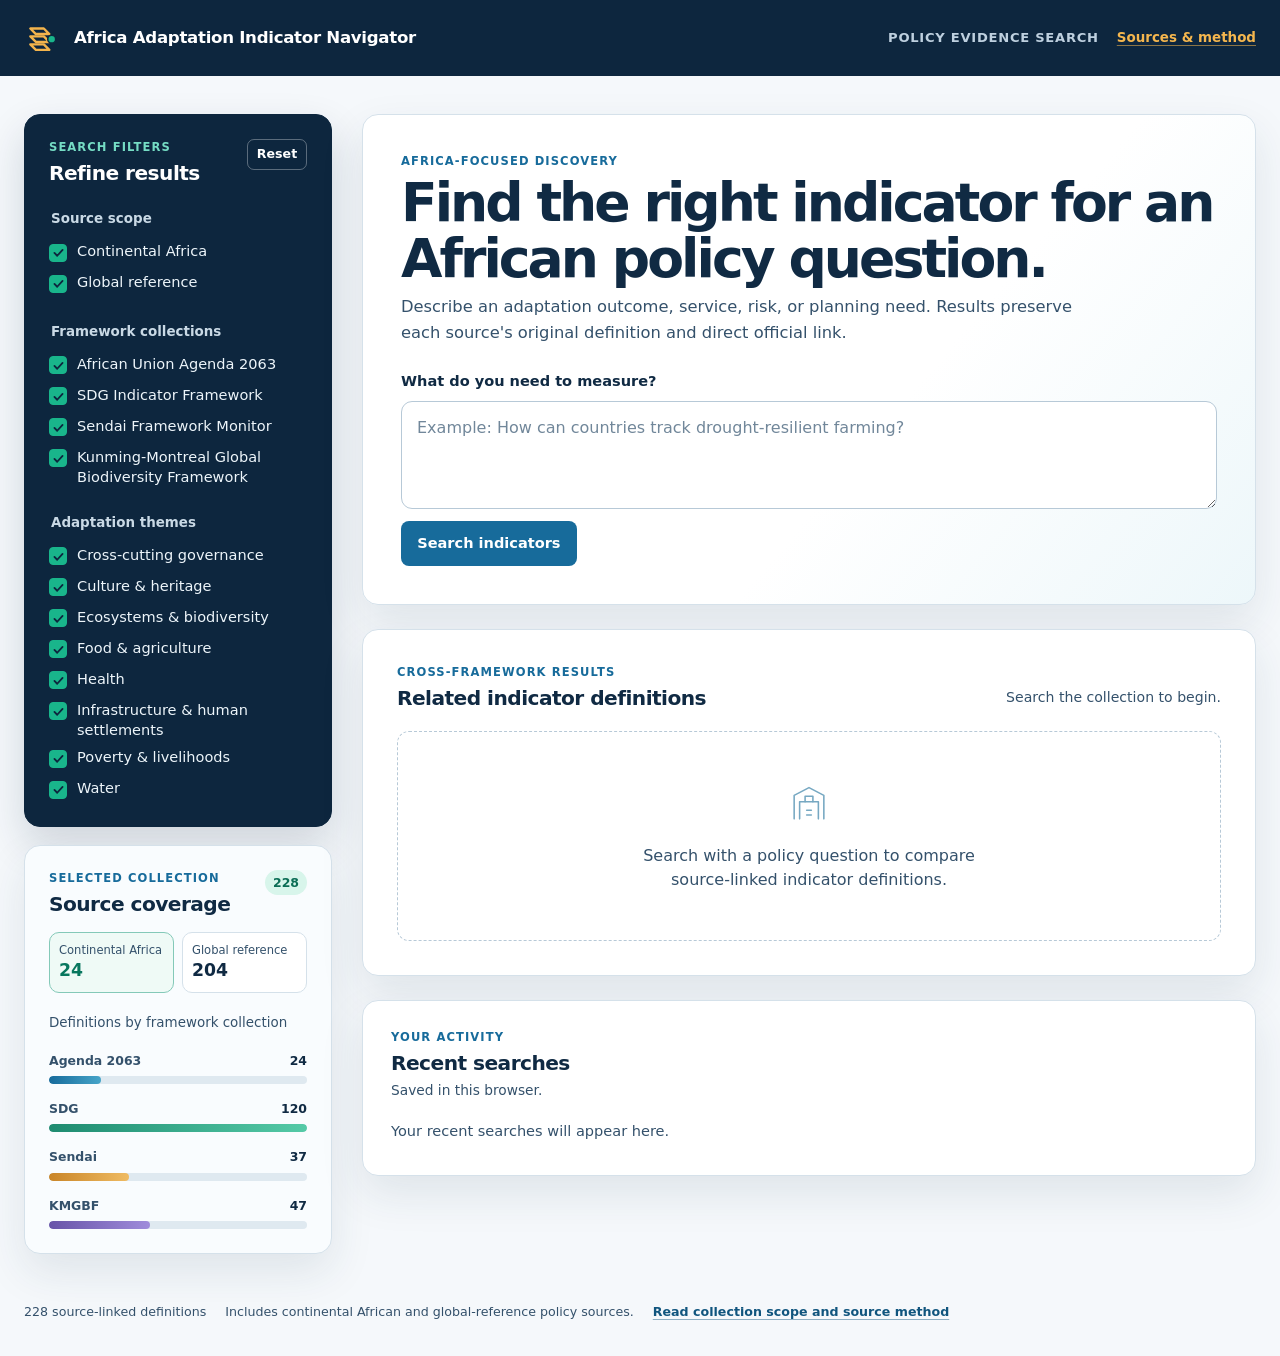
<file: index.html>
<!doctype html>
<html lang="en">
  <head>
    <meta charset="UTF-8" />
    <meta name="viewport" content="width=device-width, initial-scale=1.0" />
    <meta
      name="description"
      content="Semantic discovery of source-linked climate-adaptation indicators for African policy contexts."
    />
    <meta name="theme-color" content="#08283a" />
    <title>Africa Adaptation Indicator Navigator</title>
    <link rel="icon" type="image/svg+xml" href="./favicon.svg" />
    <link rel="stylesheet" href="./styles.css" />
  </head>
  <body>
    <header class="site-header">
      <a class="brand" href="./" aria-label="Africa Adaptation Indicator Navigator home">
        <svg class="brand-mark" viewBox="0 0 48 48" aria-hidden="true">
          <path d="M8 12h17l7 7H15z" />
          <path d="M8 22h17l7 7H15z" />
          <path d="M8 32h17l7 7H15z" />
          <circle cx="35" cy="25.5" r="5" />
        </svg>
        <span>Africa Adaptation Indicator Navigator</span>
      </a>
      <nav class="header-nav" aria-label="Primary navigation">
        <span class="header-label">Policy evidence search</span>
        <a href="./about.html">Sources &amp; method</a>
      </nav>
    </header>

    <main class="workspace">
      <aside class="sidebar" aria-label="Search filters and collection overview">
        <section class="side-card filter-card" aria-labelledby="filters-title">
          <div class="panel-heading">
            <div>
              <p class="section-kicker">Search filters</p>
              <h2 id="filters-title">Refine results</h2>
            </div>
            <button id="clear-filters" class="quiet-button" type="button">Reset</button>
          </div>

          <fieldset>
            <legend>Source scope</legend>
            <div id="scope-filters" class="filter-options"></div>
          </fieldset>

          <fieldset>
            <legend>Framework collections</legend>
            <div id="framework-filters" class="filter-options"></div>
          </fieldset>

          <fieldset>
            <legend>Adaptation themes</legend>
            <div id="theme-filters" class="filter-options"></div>
          </fieldset>
        </section>

        <section class="side-card overview-card" aria-labelledby="overview-title">
          <div class="panel-heading compact-heading">
            <div>
              <p class="section-kicker">Selected collection</p>
              <h2 id="overview-title">Source coverage</h2>
            </div>
            <span id="overview-total" class="overview-total"></span>
          </div>
          <div id="scope-summary" class="scope-summary" aria-live="polite"></div>
          <p class="overview-caption">Definitions by framework collection</p>
          <div id="framework-chart" class="framework-chart" role="img" aria-label="Indicator counts by framework collection"></div>
        </section>
      </aside>

      <section class="content-column">
        <section class="search-card" aria-labelledby="page-title">
          <div class="search-copy">
            <p class="section-kicker">Africa-focused discovery</p>
            <h1 id="page-title">Find the right indicator for an African policy question.</h1>
            <p>Describe an adaptation outcome, service, risk, or planning need. Results preserve each source's original definition and direct official link.</p>
          </div>

          <form id="search-form" class="search-form">
            <label for="query">What do you need to measure?</label>
            <textarea
              id="query"
              name="query"
              rows="3"
              placeholder="Example: How can countries track drought-resilient farming?"
              required
            ></textarea>
            <div class="search-actions">
              <button id="search-button" class="primary-button" type="submit">Search indicators</button>
              <p id="status" class="status" role="status" aria-live="polite"></p>
            </div>
          </form>
        </section>

        <section id="results-section" class="results-panel" aria-live="polite" aria-labelledby="results-title">
          <div class="results-heading">
            <div>
              <p class="section-kicker">Cross-framework results</p>
              <h2 id="results-title">Related indicator definitions</h2>
            </div>
            <p id="result-count" class="result-count">Search the collection to begin.</p>
          </div>
          <div id="results" class="results-list"></div>
          <div id="empty-state" class="empty-state">
            <svg viewBox="0 0 64 64" aria-hidden="true">
              <path d="M13 51V21l19-10 19 10v30" />
              <path d="M20 51V29h24v22" />
              <path d="M27 29v-7h10v7" />
              <path d="M29 40h6M29 46h6" />
            </svg>
            <p>Search with a policy question to compare source-linked indicator definitions.</p>
          </div>
        </section>

        <section class="history-panel" aria-labelledby="history-title">
          <div class="history-heading">
            <div>
              <p class="section-kicker">Your activity</p>
              <h2 id="history-title">Recent searches</h2>
            </div>
            <button id="clear-history" class="quiet-button history-clear" type="button" hidden>Clear history</button>
          </div>
          <p class="history-note">Saved in this browser.</p>
          <div id="search-history" class="history-list" aria-live="polite"></div>
        </section>
      </section>
    </main>

    <footer class="site-footer">
      <span id="corpus-count"></span>
      <span>Includes continental African and global-reference policy sources.</span>
      <a href="./about.html">Read collection scope and source method</a>
    </footer>

    <script type="module" src="./app.js"></script>
  </body>
</html>
</file>
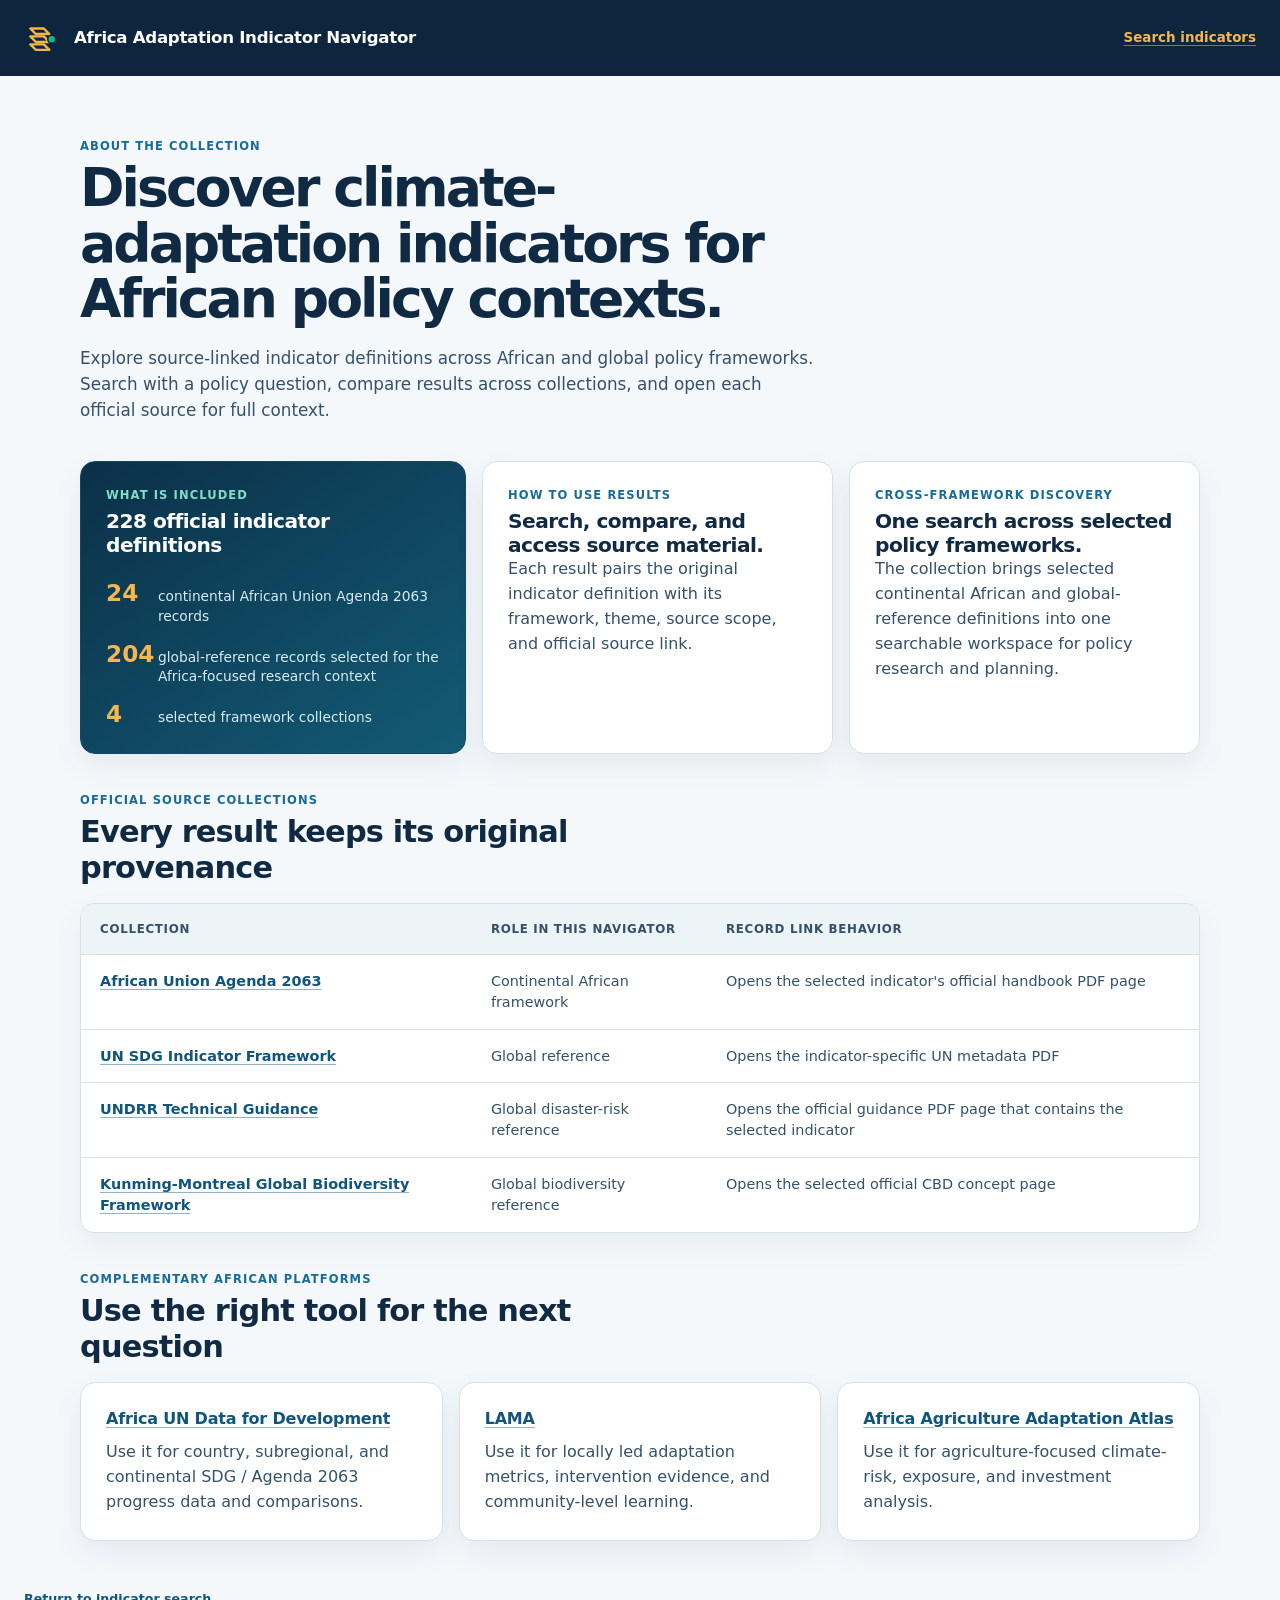
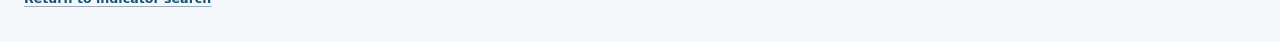
<file: about.html>
<!doctype html>
<html lang="en">
  <head>
    <meta charset="UTF-8" />
    <meta name="viewport" content="width=device-width, initial-scale=1.0" />
    <meta name="description" content="Source scope and method for the Africa Adaptation Indicator Navigator." />
    <meta name="theme-color" content="#08283a" />
    <title>Sources &amp; Method | Africa Adaptation Indicator Navigator</title>
    <link rel="icon" type="image/svg+xml" href="./favicon.svg" />
    <link rel="stylesheet" href="./styles.css" />
  </head>
  <body>
    <header class="site-header">
      <a class="brand" href="./" aria-label="Africa Adaptation Indicator Navigator home">
        <svg class="brand-mark" viewBox="0 0 48 48" aria-hidden="true">
          <path d="M8 12h17l7 7H15z" />
          <path d="M8 22h17l7 7H15z" />
          <path d="M8 32h17l7 7H15z" />
          <circle cx="35" cy="25.5" r="5" />
        </svg>
        <span>Africa Adaptation Indicator Navigator</span>
      </a>
      <nav class="header-nav" aria-label="Primary navigation">
        <a href="./">Search indicators</a>
      </nav>
    </header>

    <main class="about-page">
      <section class="about-intro" aria-labelledby="about-title">
        <p class="section-kicker">About the collection</p>
        <h1 id="about-title">Discover climate-adaptation indicators for African policy contexts.</h1>
        <p>Explore source-linked indicator definitions across African and global policy frameworks. Search with a policy question, compare results across collections, and open each official source for full context.</p>
      </section>

      <section class="about-grid" aria-label="Collection details">
        <article class="about-card about-card-emphasis">
          <p class="section-kicker">What is included</p>
          <h2>228 official indicator definitions</h2>
          <dl class="fact-list">
            <div><dt>24</dt><dd>continental African Union Agenda 2063 records</dd></div>
            <div><dt>204</dt><dd>global-reference records selected for the Africa-focused research context</dd></div>
            <div><dt>4</dt><dd>selected framework collections</dd></div>
          </dl>
        </article>

        <article class="about-card">
          <p class="section-kicker">How to use results</p>
          <h2>Search, compare, and access source material.</h2>
          <p>Each result pairs the original indicator definition with its framework, theme, source scope, and official source link.</p>
        </article>

        <article class="about-card">
          <p class="section-kicker">Cross-framework discovery</p>
          <h2>One search across selected policy frameworks.</h2>
          <p>The collection brings selected continental African and global-reference definitions into one searchable workspace for policy research and planning.</p>
        </article>
      </section>

      <section class="source-section" aria-labelledby="sources-title">
        <div class="source-section-heading">
          <div>
            <p class="section-kicker">Official source collections</p>
            <h2 id="sources-title">Every result keeps its original provenance</h2>
          </div>
        </div>
        <div class="source-table-wrap">
          <table class="source-table">
            <thead><tr><th>Collection</th><th>Role in this navigator</th><th>Record link behavior</th></tr></thead>
            <tbody>
              <tr><td><a href="https://au.int/sites/default/files/newsevents/workingdocuments/33090-wd-13.1_agenda_2063_draft_indicator_handbook.pdf" target="_blank" rel="noopener noreferrer">African Union Agenda 2063</a></td><td>Continental African framework</td><td>Opens the selected indicator's official handbook PDF page</td></tr>
              <tr><td><a href="https://unstats.un.org/sdgs/indicators/en/" target="_blank" rel="noopener noreferrer">UN SDG Indicator Framework</a></td><td>Global reference</td><td>Opens the indicator-specific UN metadata PDF</td></tr>
              <tr><td><a href="https://globalplatform.undrr.org/2022/sites/default/files/2022-02/Technical%20Guidance%20for%20Monitoring%20and%20Reporting%20on%20Progress%20in%20Achieving%20the%20Global%20Targets%20of%20the%20Sendai%20Framework%20for%20Disaster%20Risk%20Reduction.pdf" target="_blank" rel="noopener noreferrer">UNDRR Technical Guidance</a></td><td>Global disaster-risk reference</td><td>Opens the official guidance PDF page that contains the selected indicator</td></tr>
              <tr><td><a href="https://metadata.cbd.int/kmgbf/en/" target="_blank" rel="noopener noreferrer">Kunming-Montreal Global Biodiversity Framework</a></td><td>Global biodiversity reference</td><td>Opens the selected official CBD concept page</td></tr>
            </tbody>
          </table>
        </div>
      </section>

      <section class="source-section" aria-labelledby="complement-title">
        <div class="source-section-heading">
          <div>
            <p class="section-kicker">Complementary African platforms</p>
            <h2 id="complement-title">Use the right tool for the next question</h2>
          </div>
        </div>
        <div class="complement-grid">
          <article class="complement-card"><h3><a href="https://ecastats.uneca.org/africaundata" target="_blank" rel="noopener noreferrer">Africa UN Data for Development</a></h3><p>Use it for country, subregional, and continental SDG / Agenda 2063 progress data and comparisons.</p></article>
          <article class="complement-card"><h3><a href="https://lama-arin-africa.org/" target="_blank" rel="noopener noreferrer">LAMA</a></h3><p>Use it for locally led adaptation metrics, intervention evidence, and community-level learning.</p></article>
          <article class="complement-card"><h3><a href="https://adaptationatlas.cgiar.org/" target="_blank" rel="noopener noreferrer">Africa Agriculture Adaptation Atlas</a></h3><p>Use it for agriculture-focused climate-risk, exposure, and investment analysis.</p></article>
        </div>
      </section>
    </main>

    <footer class="site-footer about-footer">
      <a href="./">Return to indicator search</a>
    </footer>
  </body>
</html>
</file>
<file: styles.css>
:root {
  --ink: #102a43;
  --ink-soft: #34516b;
  --navy: #0d263e;
  --navy-deep: #071a2b;
  --paper: #f5f8fb;
  --surface: #ffffff;
  --surface-muted: #eef4f8;
  --line: #d5e1ea;
  --line-strong: #b7c9d7;
  --blue: #176b9b;
  --blue-dark: #10557e;
  --mint: #19b58b;
  --mint-light: #d8f5eb;
  --gold: #e8a33c;
  --danger: #ae3d3d;
  --shadow: 0 18px 44px rgba(25, 56, 80, 0.1);
  font-family: Inter, ui-sans-serif, system-ui, -apple-system, BlinkMacSystemFont, "Segoe UI", sans-serif;
}

* { box-sizing: border-box; }

html { background: var(--paper); }

body {
  min-width: 320px;
  margin: 0;
  background: var(--paper);
  color: var(--ink);
  font-size: 16px;
  line-height: 1.55;
}

button, textarea { font: inherit; }

button:focus-visible, textarea:focus-visible, a:focus-visible, input:focus-visible {
  outline: 3px solid #56b8ed;
  outline-offset: 3px;
}

.site-header {
  min-height: 76px;
  padding: 0 max(24px, calc((100vw - 1280px) / 2));
  display: flex;
  align-items: center;
  justify-content: space-between;
  gap: 24px;
  background: var(--navy);
  color: #ffffff;
}

.brand {
  display: inline-flex;
  align-items: center;
  gap: 12px;
  color: inherit;
  font-size: 1.04rem;
  font-weight: 760;
  letter-spacing: -0.018em;
  text-decoration: none;
}

.brand-mark {
  width: 38px;
  height: 38px;
  flex: 0 0 38px;
  overflow: visible;
}

.brand-mark path {
  fill: none;
  stroke: #f3b44c;
  stroke-linecap: round;
  stroke-linejoin: round;
  stroke-width: 3;
}

.brand-mark circle {
  fill: var(--mint);
  stroke: var(--navy);
  stroke-width: 2;
}

.header-label {
  color: #bed0df;
  font-size: 0.82rem;
  font-weight: 700;
  letter-spacing: 0.055em;
  text-transform: uppercase;
}

.workspace {
  width: min(1280px, calc(100% - 48px));
  margin: 0 auto;
  padding: 38px 0 48px;
  display: grid;
  grid-template-columns: minmax(270px, 308px) minmax(0, 1fr);
  gap: 30px;
  align-items: start;
}

.sidebar { display: grid; gap: 18px; }

.side-card, .search-card, .results-panel, .history-panel {
  border: 1px solid var(--line);
  border-radius: 16px;
  background: var(--surface);
  box-shadow: var(--shadow);
}

.side-card { padding: 24px; }

.filter-card {
  border-color: var(--navy);
  background: var(--navy);
  color: #ffffff;
  box-shadow: 0 18px 42px rgba(13, 38, 62, 0.16);
}

.panel-heading {
  display: flex;
  align-items: flex-start;
  justify-content: space-between;
  gap: 12px;
  margin-bottom: 24px;
}

.compact-heading { margin-bottom: 6px; }

.section-kicker {
  margin: 0 0 4px;
  color: var(--blue);
  font-size: 0.72rem;
  font-weight: 780;
  letter-spacing: 0.095em;
  text-transform: uppercase;
}

.filter-card .section-kicker { color: #75dcc4; }

h1, h2, h3, p { margin-top: 0; }

h1 {
  margin-bottom: 8px;
  font-size: clamp(2.1rem, 5vw, 3.35rem);
  line-height: 1.04;
  letter-spacing: -0.055em;
}

h2 {
  margin-bottom: 0;
  font-size: 1.26rem;
  line-height: 1.2;
  letter-spacing: -0.027em;
}

h3 {
  margin-bottom: 12px;
  font-size: 1.1rem;
  line-height: 1.4;
  letter-spacing: -0.012em;
}

.quiet-button {
  border: 1px solid rgba(255, 255, 255, 0.32);
  border-radius: 7px;
  padding: 0.28rem 0.55rem;
  background: transparent;
  color: #ffffff;
  font-size: 0.79rem;
  font-weight: 700;
  cursor: pointer;
}

.quiet-button:hover { background: rgba(255, 255, 255, 0.12); }

fieldset { min-width: 0; margin: 0 0 26px; padding: 0; border: 0; }
fieldset:last-child { margin-bottom: 0; }

legend {
  margin-bottom: 11px;
  color: #c9d9e5;
  font-size: 0.84rem;
  font-weight: 760;
}

.filter-options { display: grid; gap: 7px; }

.filter-option {
  display: grid;
  grid-template-columns: 18px minmax(0, 1fr);
  column-gap: 10px;
  align-items: start;
  min-height: 24px;
  color: #edf5fa;
  cursor: pointer;
  font-size: 0.91rem;
  line-height: 1.38;
}

.filter-option input {
  appearance: none;
  inline-size: 18px;
  block-size: 18px;
  margin: 0.17rem 0 0;
  flex: 0 0 18px;
  border: 1.5px solid #8ea9bc;
  border-radius: 4px;
  background: #0a1d30;
  cursor: pointer;
}

.filter-option input:checked {
  border-color: var(--mint);
  background-color: var(--mint);
  background-image: url("data:image/svg+xml,%3Csvg xmlns='http://www.w3.org/2000/svg' viewBox='0 0 16 16'%3E%3Cpath d='M3 8.5 6.4 12 13 4.8' fill='none' stroke='%230d263e' stroke-linecap='round' stroke-linejoin='round' stroke-width='2.25'/%3E%3C/svg%3E");
  background-position: center;
  background-repeat: no-repeat;
  background-size: 13px 13px;
}

.filter-option:hover span { color: #ffffff; }

.overview-card { background: #f9fcfe; }
.overview-total {
  min-width: 2.5rem;
  border-radius: 999px;
  padding: 0.18rem 0.5rem;
  background: var(--mint-light);
  color: #0b6d55;
  font-size: 0.78rem;
  font-weight: 800;
  text-align: center;
}
.overview-caption { margin: 0 0 17px; color: var(--ink-soft); font-size: 0.84rem; }
.framework-chart { display: grid; gap: 15px; }
.chart-row { display: grid; gap: 6px; }
.chart-label { display: flex; justify-content: space-between; gap: 12px; color: var(--ink-soft); font-size: 0.78rem; font-weight: 700; }
.chart-label span:last-child { color: var(--ink); font-variant-numeric: tabular-nums; }
.chart-track { height: 8px; overflow: hidden; border-radius: 999px; background: #dfe9f0; }
.chart-fill { width: var(--chart-width); height: 100%; border-radius: inherit; background: linear-gradient(90deg, var(--blue), #47a5c9); }
.chart-row:nth-child(2) .chart-fill { background: linear-gradient(90deg, #1e8b70, #55caa7); }
.chart-row:nth-child(3) .chart-fill { background: linear-gradient(90deg, #c98528, #efbb63); }
.chart-empty { margin: 0; color: var(--ink-soft); font-size: 0.86rem; }

.content-column { min-width: 0; display: grid; gap: 24px; }

.search-card {
  padding: clamp(26px, 4vw, 38px);
  background: linear-gradient(130deg, #ffffff 0%, #ffffff 60%, #edf7fa 100%);
}

.search-copy > p:last-child {
  max-width: 680px;
  margin-bottom: 25px;
  color: var(--ink-soft);
  font-size: 1.02rem;
}

.search-form { display: grid; gap: 9px; }

.search-form label { color: var(--ink); font-size: 0.91rem; font-weight: 780; }

textarea {
  width: 100%;
  min-height: 108px;
  resize: vertical;
  border: 1px solid var(--line-strong);
  border-radius: 11px;
  padding: 14px 15px;
  background: #ffffff;
  color: var(--ink);
  font-size: 1rem;
  line-height: 1.55;
}

textarea::placeholder { color: #71879a; }
textarea:hover { border-color: #8ca8bb; }
textarea:focus { border-color: var(--blue); outline: none; box-shadow: 0 0 0 4px rgba(23, 107, 155, 0.12); }

.search-actions { display: flex; flex-wrap: wrap; align-items: center; gap: 15px; margin-top: 3px; }

.primary-button, .source-link {
  display: inline-flex;
  align-items: center;
  justify-content: center;
  min-height: 43px;
  border: 1px solid transparent;
  border-radius: 8px;
  padding: 0.62rem 0.95rem;
  background: var(--blue);
  color: #ffffff;
  font-size: 0.91rem;
  font-weight: 760;
  text-decoration: none;
  cursor: pointer;
  transition: background 150ms ease, transform 150ms ease, box-shadow 150ms ease;
}

.primary-button:hover { background: var(--blue-dark); transform: translateY(-1px); box-shadow: 0 7px 16px rgba(16, 85, 126, 0.21); }
.primary-button:disabled { cursor: wait; opacity: 0.67; transform: none; }

.status { min-height: 1.5em; margin: 0; color: var(--ink-soft); font-size: 0.88rem; }
.status.is-error { color: var(--danger); }
.status.is-ready { color: #16785d; }

.results-panel { padding: clamp(24px, 3vw, 34px); }

.results-heading {
  display: flex;
  align-items: end;
  justify-content: space-between;
  gap: 20px;
  margin-bottom: 21px;
}

.results-heading .section-kicker { margin-bottom: 4px; }
.result-count { margin-bottom: 1px; color: var(--ink-soft); font-size: 0.88rem; text-align: right; }

.results-list { display: grid; gap: 12px; }

.result-card {
  border: 1px solid var(--line);
  border-radius: 12px;
  padding: 21px;
  background: #ffffff;
  transition: border-color 150ms ease, box-shadow 150ms ease;
}

.result-card:hover { border-color: #a8c4d4; box-shadow: 0 9px 19px rgba(23, 61, 87, 0.07); }

.result-topline { display: flex; flex-wrap: wrap; align-items: center; gap: 8px 10px; margin-bottom: 13px; }
.code-badge {
  border-radius: 999px;
  padding: 0.19rem 0.55rem;
  background: #e2f1f8;
  color: #0e5f8b;
  font-size: 0.77rem;
  font-weight: 820;
  letter-spacing: 0.02em;
}
.framework-name { color: var(--ink-soft); font-size: 0.82rem; font-weight: 680; }
.result-topic { margin: 0 0 17px; color: var(--ink-soft); font-size: 0.86rem; }
.result-topic strong { color: var(--ink); font-weight: 700; }

.source-link {
  min-height: 39px;
  border-color: #8eb6cb;
  background: #ffffff;
  color: var(--blue-dark);
  font-size: 0.86rem;
}
.source-link::after { content: "\2197"; margin-left: 0.48rem; font-size: 1.02em; }
.source-link:hover { border-color: var(--blue); background: #edf7fb; transform: translateY(-1px); }

.empty-state {
  min-height: 210px;
  display: grid;
  place-items: center;
  align-content: center;
  gap: 15px;
  border: 1px dashed var(--line-strong);
  border-radius: 12px;
  padding: 22px;
  color: var(--ink-soft);
  text-align: center;
}

.empty-state[hidden] { display: none; }
.empty-state svg { width: 50px; height: 50px; fill: none; stroke: #76a8c2; stroke-linecap: round; stroke-linejoin: round; stroke-width: 2; }
.empty-state p { max-width: 340px; margin: 0; }

.history-panel { padding: clamp(22px, 3vw, 28px); }

.history-heading {
  display: flex;
  align-items: center;
  justify-content: space-between;
  gap: 16px;
}

.history-heading .section-kicker { margin-bottom: 4px; }
.history-clear { border-color: var(--line-strong); background: #ffffff; color: var(--blue-dark); }
.history-clear:hover { background: #edf7fb; }
.history-note { margin: 5px 0 15px; color: var(--ink-soft); font-size: 0.86rem; }
.history-list { display: grid; gap: 8px; }
.history-empty { margin: 0; padding: 4px 0; color: var(--ink-soft); font-size: 0.91rem; }

.history-item {
  display: grid;
  grid-template-columns: minmax(0, 1fr) auto;
  align-items: center;
  gap: 14px;
  border: 1px solid var(--line);
  border-radius: 10px;
  background: #ffffff;
  transition: border-color 150ms ease, box-shadow 150ms ease;
}

.history-item:hover { border-color: #9fc2d5; box-shadow: 0 7px 16px rgba(23, 61, 87, 0.06); }

.history-query {
  min-width: 0;
  border: 0;
  border-radius: 9px;
  padding: 0.73rem 0.82rem;
  background: transparent;
  color: var(--ink);
  cursor: pointer;
  font-size: 0.92rem;
  font-weight: 680;
  overflow: hidden;
  text-align: left;
  text-overflow: ellipsis;
  white-space: nowrap;
}

.history-query:hover { color: var(--blue-dark); }
.history-item time { padding-right: 0.82rem; color: var(--ink-soft); font-size: 0.78rem; white-space: nowrap; }

.site-footer {
  width: min(1280px, calc(100% - 48px));
  margin: 0 auto;
  padding: 0 0 34px;
  display: flex;
  flex-wrap: wrap;
  gap: 7px 19px;
  color: var(--ink-soft);
  font-size: 0.79rem;
}

@media (max-width: 980px) {
  .workspace { grid-template-columns: 1fr; }
  .sidebar { grid-template-columns: minmax(0, 1.4fr) minmax(240px, 0.8fr); }
  .filter-options { grid-template-columns: repeat(2, minmax(0, 1fr)); column-gap: 13px; }
}

@media (max-width: 660px) {
  .site-header { min-height: 68px; padding: 0 18px; }
  .brand { font-size: 0.91rem; line-height: 1.18; }
  .brand-mark { width: 34px; height: 34px; flex-basis: 34px; }
  .header-label { display: none; }
  .workspace, .site-footer { width: min(100% - 28px, 1280px); }
  .workspace { padding: 22px 0 33px; gap: 17px; }
  .sidebar { grid-template-columns: 1fr; gap: 14px; }
  .side-card { padding: 21px; }
  .filter-options { grid-template-columns: 1fr; }
  .search-card, .results-panel, .history-panel { border-radius: 13px; }
  .search-card { padding: 25px 21px; }
  .results-panel { padding: 23px 20px; }
  .results-heading { align-items: flex-start; flex-direction: column; gap: 7px; }
  .result-count { text-align: left; }
  .result-card { padding: 18px; }
  .source-link { width: 100%; }
  .history-panel { padding: 21px 20px; }
  .history-item { gap: 7px; }
  .history-item time { padding-right: 0.7rem; font-size: 0.72rem; }
}
.header-nav {
  display: inline-flex;
  align-items: center;
  gap: 18px;
  color: #bed0df;
  font-size: 0.84rem;
  font-weight: 700;
}

.header-nav a {
  color: #f4b64e;
  text-decoration-color: rgba(244, 182, 78, 0.55);
  text-underline-offset: 0.22em;
}

.header-nav a:hover { color: #ffffff; }

.scope-summary {
  display: grid;
  grid-template-columns: repeat(2, minmax(0, 1fr));
  gap: 8px;
  margin: 16px 0 20px;
}

.scope-chip {
  min-width: 0;
  border: 1px solid #d5e1ea;
  border-radius: 10px;
  padding: 10px 9px;
  background: #ffffff;
  color: var(--ink-soft);
  font-size: 0.72rem;
  line-height: 1.25;
}

.scope-chip strong {
  display: block;
  margin-top: 3px;
  color: var(--ink);
  font-size: 1.08rem;
  font-variant-numeric: tabular-nums;
}

.scope-chip-africa { border-color: #84c9b8; background: #effaf6; }
.scope-chip-africa strong { color: #08775e; }

.chart-row:nth-child(3) .chart-fill { background: linear-gradient(90deg, #c98528, #efbb63); }
.chart-row:nth-child(4) .chart-fill { background: linear-gradient(90deg, #6854a8, #9f8cdb); }

.scope-badge {
  border-radius: 999px;
  padding: 0.19rem 0.52rem;
  border: 1px solid #bfd0dc;
  background: #f4f8fa;
  color: #537085;
  font-size: 0.72rem;
  font-weight: 770;
  line-height: 1.2;
}

.scope-badge.is-africa { border-color: #8ccdbc; background: #e6f8f1; color: #087459; }

.about-page {
  width: min(1120px, calc(100% - 48px));
  margin: 0 auto;
  padding: 62px 0 48px;
}

.about-intro { max-width: 825px; margin-bottom: 38px; }
.about-intro h1 { max-width: 740px; }
.about-intro > p:last-child { max-width: 740px; margin: 18px 0 0; color: var(--ink-soft); font-size: 1.05rem; }

.about-grid {
  display: grid;
  grid-template-columns: 1.1fr 1fr 1fr;
  gap: 16px;
  margin-bottom: 32px;
}

.about-card, .complement-card {
  border: 1px solid var(--line);
  border-radius: 15px;
  padding: 25px;
  background: #ffffff;
  box-shadow: 0 12px 30px rgba(25, 56, 80, 0.07);
}

.about-card-emphasis { border-color: #164864; background: linear-gradient(145deg, #0b3048, #135b75); color: #ffffff; }
.about-card-emphasis .section-kicker { color: #83ddc8; }
.about-card-emphasis h2 { color: #ffffff; }
.about-card p:last-child, .complement-card p { margin-bottom: 0; color: var(--ink-soft); }

.fact-list { display: grid; gap: 16px; margin: 24px 0 0; }
.fact-list div { display: grid; grid-template-columns: 42px minmax(0, 1fr); gap: 10px; align-items: baseline; }
.fact-list dt { color: #f4b64e; font-size: 1.45rem; font-weight: 820; line-height: 1; }
.fact-list dd { margin: 0; color: #d9ecf3; font-size: 0.86rem; line-height: 1.4; }

.source-section { margin-top: 38px; }
.source-section-heading { margin-bottom: 16px; }
.source-section-heading h2 { max-width: 620px; font-size: clamp(1.4rem, 3vw, 1.9rem); }
.source-table-wrap { overflow-x: auto; border: 1px solid var(--line); border-radius: 14px; background: #ffffff; box-shadow: 0 12px 30px rgba(25, 56, 80, 0.06); }
.source-table { width: 100%; min-width: 740px; border-collapse: collapse; text-align: left; }
.source-table th, .source-table td { padding: 16px 19px; vertical-align: top; border-bottom: 1px solid var(--line); }
.source-table th { background: #edf4f8; color: var(--ink-soft); font-size: 0.74rem; letter-spacing: 0.06em; text-transform: uppercase; }
.source-table td { color: var(--ink-soft); font-size: 0.9rem; line-height: 1.45; }
.source-table tr:last-child td { border-bottom: 0; }
.source-table a, .complement-card a, .site-footer a { color: var(--blue-dark); font-weight: 750; text-decoration-color: rgba(16, 85, 126, 0.45); text-underline-offset: 0.2em; }
.source-table a:hover, .complement-card a:hover, .site-footer a:hover { color: var(--mint); }

.complement-grid { display: grid; grid-template-columns: repeat(3, minmax(0, 1fr)); gap: 16px; }
.complement-card h3 { margin-bottom: 10px; font-size: 1rem; }
.about-footer { padding-top: 0; }

@media (max-width: 900px) {
  .about-grid { grid-template-columns: 1fr; }
  .complement-grid { grid-template-columns: 1fr; }
}

@media (max-width: 660px) {
  .header-nav { gap: 10px; }
  .header-nav .header-label { display: none; }
  .about-page { width: min(100% - 28px, 1120px); padding: 37px 0 30px; }
  .about-card, .complement-card { padding: 21px; }
  .scope-summary { gap: 7px; }
  .scope-chip { padding: 9px 8px; }
}
</file>
